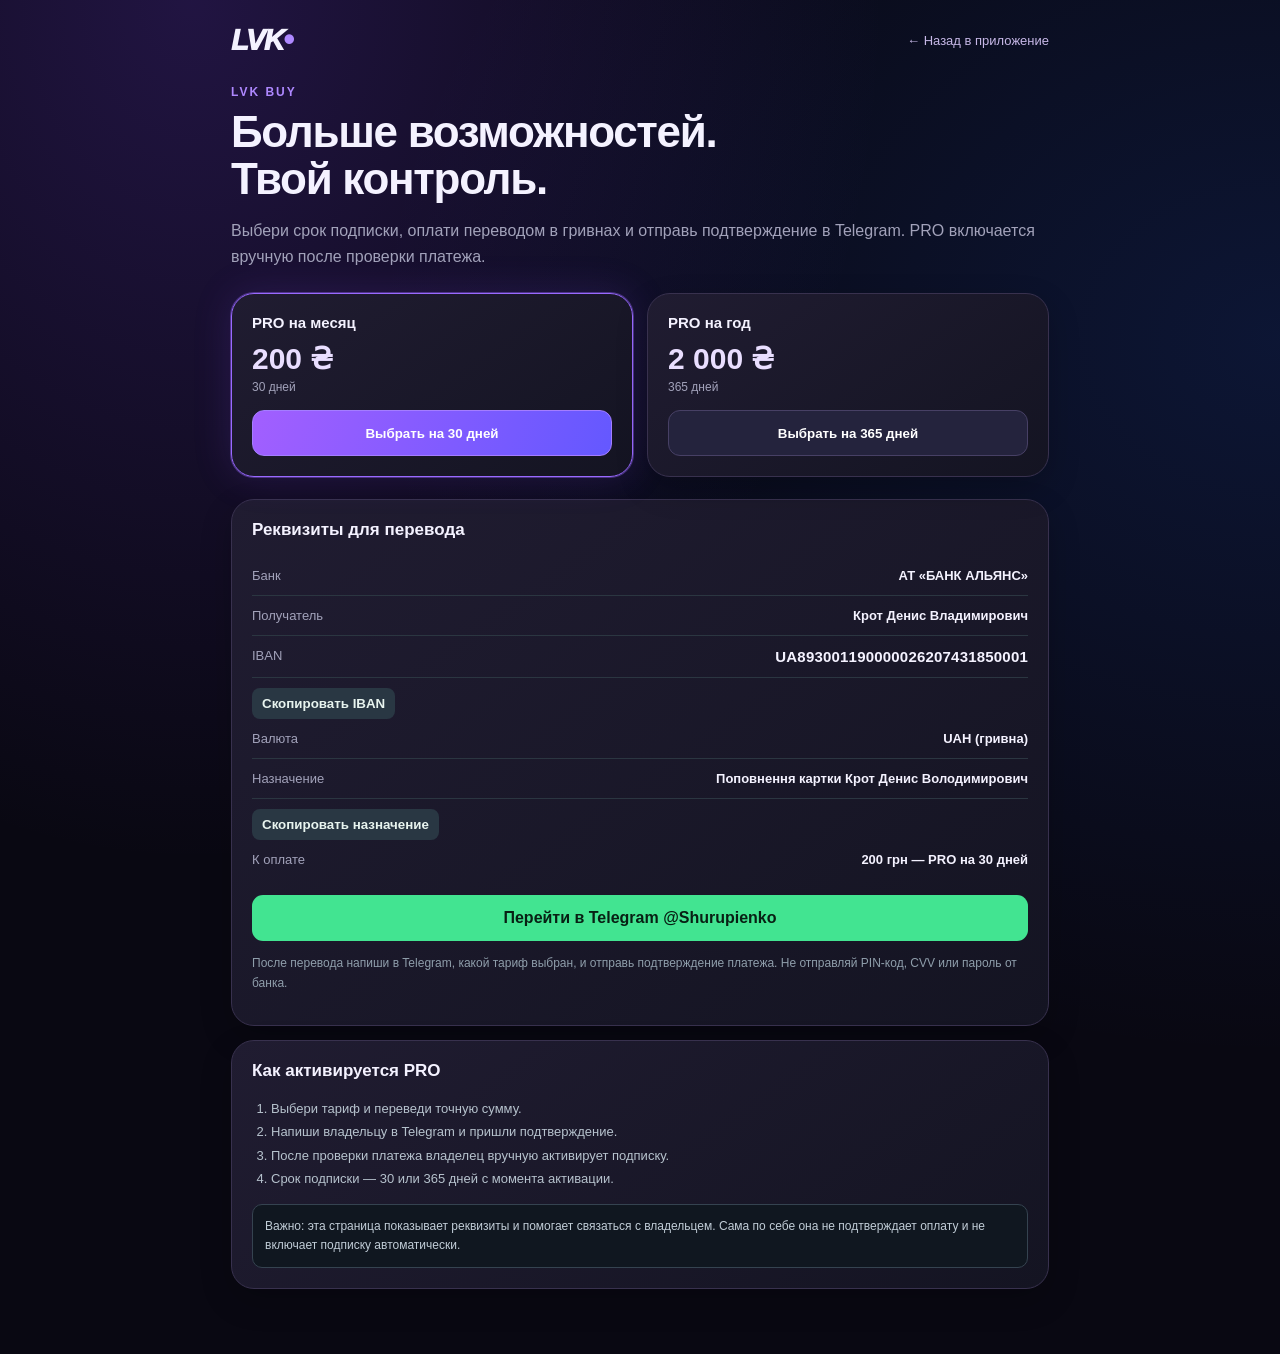
<file: payment.html>
<!doctype html><html lang="ru"><head><meta charset="utf-8"><meta name="viewport" content="width=device-width,initial-scale=1,viewport-fit=cover"><meta name="theme-color" content="#05060c"><title>LVK BUY — Подписка</title><style>
:root{font-family:Inter,-apple-system,BlinkMacSystemFont,'Segoe UI',sans-serif;color:#edf2f7;background:#0c1016}*{box-sizing:border-box}body{margin:0;min-height:100vh;background:radial-gradient(ellipse at top,#152b25 0,#0c1016 58%)}a{color:#b59aff}.shell{max-width:760px;margin:auto;padding:26px 16px 60px}.top{display:flex;justify-content:space-between;align-items:center;margin-bottom:28px}.logo{font-size:23px;font-weight:900;letter-spacing:-.7px}.logo span{color:#aa83ff}.back{color:#c4d1dc;text-decoration:none;font-size:13px}.hero{margin:20px 0 24px}.eyebrow{color:#aa83ff;font-size:12px;font-weight:800;letter-spacing:2px}.title{font-size:clamp(30px,7vw,44px);font-weight:900;line-height:1.06;margin:10px 0}.desc{color:#9eacb9;line-height:1.6}.plans{display:grid;grid-template-columns:1fr 1fr;gap:14px;margin:22px 0}.plan,.panel{background:#171e27;border:1px solid #2c3945;border-radius:17px;padding:20px}.plan.selected{border-color:#9364ff;box-shadow:0 0 0 1px #9364ff22}.plan h2{font-size:15px;margin:0 0 10px}.price{font-size:30px;font-weight:900}.duration{color:#8f9eab;font-size:12px;margin-top:4px}.choose{margin-top:16px;width:100%;border:1px solid #3b4a56;border-radius:10px;background:#25313b;color:#fff;padding:11px;font-weight:750}.selected .choose{background:#42e491;color:#082014;border-color:#42e491}.panel{margin-top:14px}.panel h2{font-size:17px;margin:0 0 16px}.row{display:flex;justify-content:space-between;gap:12px;padding:12px 0;border-bottom:1px solid #2b3641;font-size:13px;align-items:flex-start}.row:last-of-type{border-bottom:0}.label{color:#8f9eab;min-width:95px}.value{font-weight:650;text-align:right;overflow-wrap:anywhere}.iban{font-size:15px;letter-spacing:.2px}.copy{border:0;background:#293743;color:#e8f4ef;border-radius:8px;padding:8px 10px;margin-top:10px;font-weight:700}.telegram{display:block;text-align:center;text-decoration:none;background:#42e491;color:#082014;font-weight:850;padding:14px;border-radius:11px;margin-top:16px}.hint{color:#8f9eab;font-size:12px;line-height:1.6;margin-top:13px}.steps{padding-left:19px;color:#b6c2cd;line-height:1.8;font-size:13px}.notice{background:#101720;border:1px solid #354350;border-radius:10px;padding:12px;color:#c1cdd7;font-size:12px;line-height:1.55;margin-top:14px}@media(max-width:520px){.plans{grid-template-columns:1fr}.plan{padding:17px}.row{gap:8px}.label{min-width:80px}}</style><style>
:root{color-scheme:dark;background:#05060c;color:#f7f4ff}body{background:radial-gradient(ellipse at 70% -10%,#613bb24d,transparent 55%),#05060c;color:#f6f3ff}.shell{max-width:850px}.logo{font-size:29px;font-weight:950;font-style:italic;letter-spacing:-1.4px}.logo span,.eyebrow{color:#a47cff}.title{letter-spacing:-1.3px}.desc,.duration,.label{color:#a2a2ba}.plan,.panel{background:linear-gradient(135deg,#19192e,#101321);border:1px solid #38334f;border-radius:20px;box-shadow:0 14px 35px #0004}.plan.selected{border-color:#9e72ff;box-shadow:0 0 0 1px #956dff44,0 14px 40px #6744cc25}.price{color:#e9deff}.choose{background:#24233d;border-color:#474065;border-radius:12px;min-height:46px}.selected .choose{background:linear-gradient(110deg,#a25fff,#6458ff);color:white;border-color:#a47dff}a{color:#b49bff}.back{color:#c8c1de}input,button{accent-color:#9065ff}button:focus-visible,a:focus-visible{outline:2px solid #af89ff;outline-offset:3px}

/* LVK BUY — premium fintech theme */
:root{color-scheme:dark;color:#f4f2ff;background:#090812}
body{background:radial-gradient(ellipse at 15% 0%,rgba(110,59,218,.24),transparent 45%),radial-gradient(ellipse at 100% 25%,rgba(33,100,248,.15),transparent 50%),#090812;color:#f4f2ff}
.shell{max-width:850px;padding:24px 16px 65px}
.logo span,.eyebrow{color:#ae88ff}
a{color:#b7a0ff}
.plan,.panel{background:linear-gradient(145deg,#201c31,#141422);border:1px solid #38314e;box-shadow:0 12px 32px rgba(0,0,0,.2);border-radius:23px}
.plan.selected{border-color:#9969ff;box-shadow:0 0 0 1px #9969ff66,0 0 38px #8149ed2b}
.choose,.telegram,.copy{transition:transform .2s,filter .2s}
.choose:hover,.telegram:hover,.copy:hover{transform:translateY(-2px);filter:brightness(1.12)}
.back{color:#c7b8e7}
@media(max-width:600px){.shell{padding:16px 12px 38px}.plan,.panel{border-radius:19px;padding:16px}.top{margin-bottom:14px}}
</style></head><body><main class="shell"><div class="top"><div class="logo">LVK<span>•</span></div><a class="back" href="index.html" id="lvkBuyReturn">← Назад в приложение</a></div><header class="hero"><div class="eyebrow">LVK BUY</div><h1 class="title">Больше возможностей.<br>Твой контроль.</h1><p class="desc">Выбери срок подписки, оплати переводом в гривнах и отправь подтверждение в Telegram. PRO включается вручную после проверки платежа.</p></header><div class="plans"><article class="plan selected" id="plan30"><h2>PRO на месяц</h2><div class="price">200 ₴</div><div class="duration">30 дней</div><button class="choose" onclick="choosePlan(30)">Выбрать на 30 дней</button></article><article class="plan" id="plan365"><h2>PRO на год</h2><div class="price">2 000 ₴</div><div class="duration">365 дней</div><button class="choose" onclick="choosePlan(365)">Выбрать на 365 дней</button></article></div><section class="panel"><h2>Реквизиты для перевода</h2><div class="row"><span class="label">Банк</span><span class="value">АТ «БАНК АЛЬЯНС»</span></div><div class="row"><span class="label">Получатель</span><span class="value">Крот Денис Владимирович</span></div><div class="row"><span class="label">IBAN</span><span class="value iban">UA893001190000026207431850001</span></div><button class="copy" onclick="copyText('UA893001190000026207431850001',this)">Скопировать IBAN</button><div class="row"><span class="label">Валюта</span><span class="value">UAH (гривна)</span></div><div class="row"><span class="label">Назначение</span><span class="value">Поповнення картки Крот Денис Володимирович</span></div><button class="copy" onclick="copyText('Поповнення картки Крот Денис Володимирович',this)">Скопировать назначение</button><div class="row"><span class="label">К оплате</span><span class="value" id="amount">200 грн — PRO на 30 дней</span></div><a class="telegram" id="telegram" href="https://t.me/Shurupienko" target="_blank" rel="noopener">Перейти в Telegram @Shurupienko</a><p class="hint">После перевода напиши в Telegram, какой тариф выбран, и отправь подтверждение платежа. Не отправляй PIN-код, CVV или пароль от банка.</p></section><section class="panel"><h2>Как активируется PRO</h2><ol class="steps"><li>Выбери тариф и переведи точную сумму.</li><li>Напиши владельцу в Telegram и пришли подтверждение.</li><li>После проверки платежа владелец вручную активирует подписку.</li><li>Срок подписки — 30 или 365 дней с момента активации.</li></ol><div class="notice">Важно: эта страница показывает реквизиты и помогает связаться с владельцем. Сама по себе она не подтверждает оплату и не включает подписку автоматически.</div></section></main><script>function choosePlan(d){document.getElementById('plan30').classList.toggle('selected',d===30);document.getElementById('plan365').classList.toggle('selected',d===365);document.getElementById('amount').textContent=d===30?'200 грн — PRO на 30 дней':'2 000 грн — PRO на 365 дней';const msg='Здравствуйте! Хочу подключить LVK PRO на '+d+' дней. Сумма: '+(d===30?'200':'2000')+' грн. Подскажите, пожалуйста, как подтвердить оплату.';document.getElementById('telegram').href='https://t.me/Shurupienko?text='+encodeURIComponent(msg)}async function copyText(t,b){try{await navigator.clipboard.writeText(t);let old=b.textContent;b.textContent='Скопировано ✓';setTimeout(()=>b.textContent=old,1600)}catch(e){prompt('Скопируйте текст:',t)}}choosePlan(30);</script><script>
(()=>{
const embedded=new URLSearchParams(location.search).get('embedded')==='1';
if(!embedded)return;
document.getElementById('lvkBuyReturn')?.addEventListener('click',e=>{e.preventDefault();parent.postMessage({type:'lvk-buy-back'},location.origin)});
function resize(){parent.postMessage({type:'lvk-buy-height',height:document.documentElement.scrollHeight},location.origin)}
if('ResizeObserver' in window)new ResizeObserver(resize).observe(document.body);
window.addEventListener('load',resize);resize();
})();
</script></body></html>
</file>
